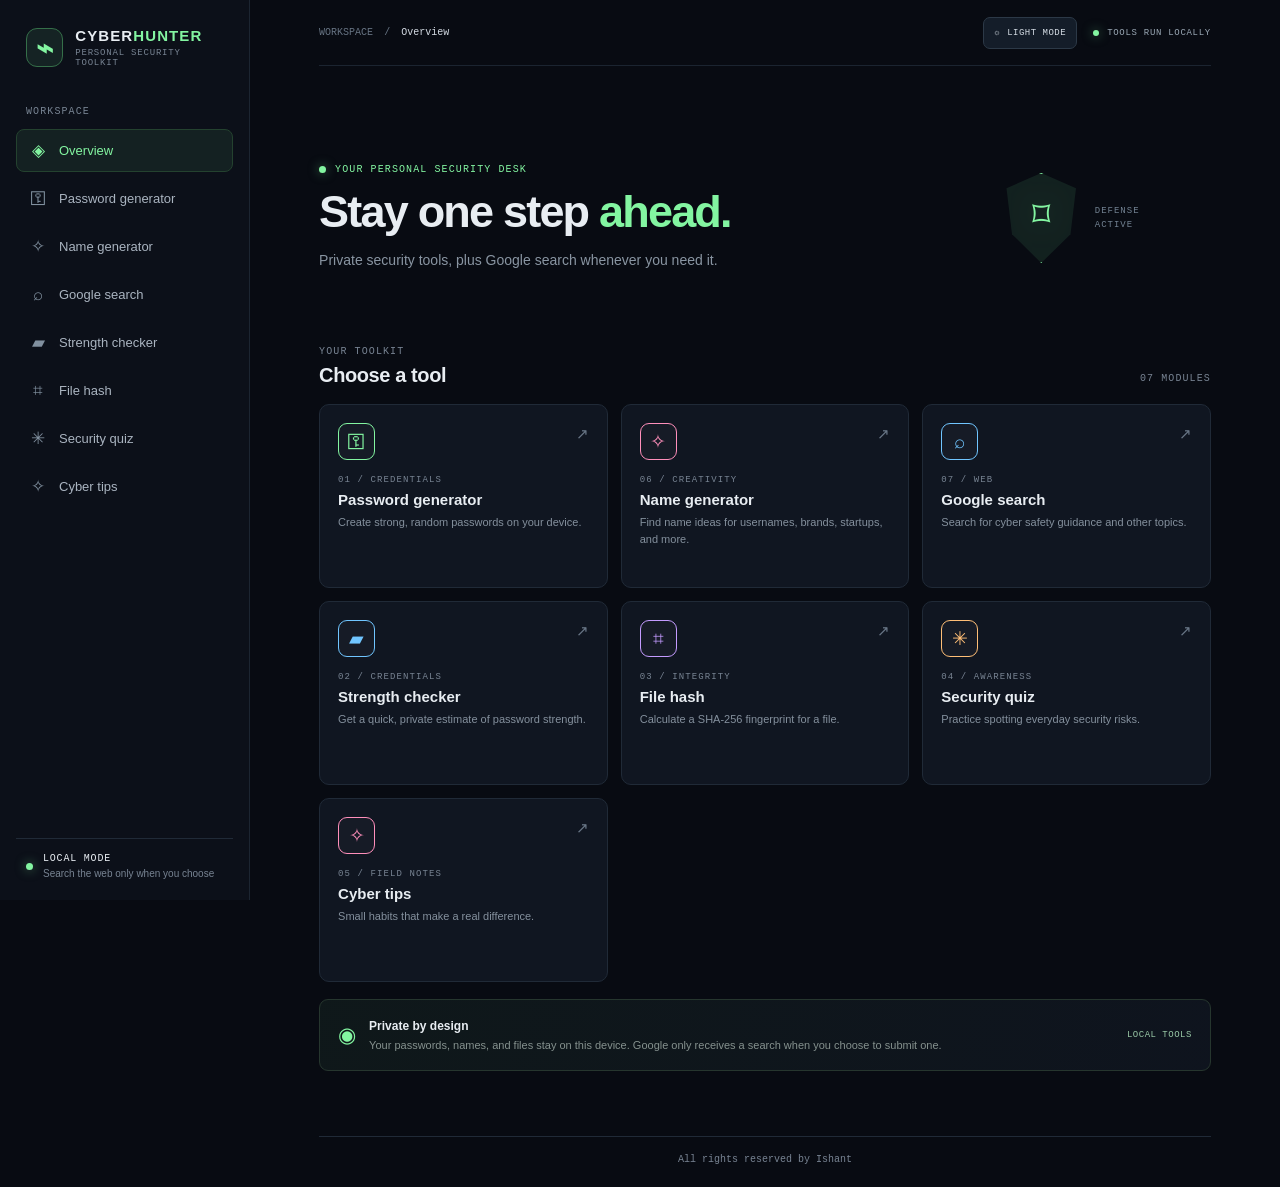
<file: index.html>
<!doctype html>
<html lang="en">
<head>
  <meta charset="UTF-8">
  <meta name="viewport" content="width=device-width, initial-scale=1">
  <meta name="theme-color" content="#080b12">
  <meta name="description" content="A local-first cybersecurity toolkit with password, name, and cyber awareness tools.">
  <title>Cyber Hunter — Desktop Security Toolkit</title>
  <link rel="stylesheet" href="style.css">
</head>
<body>
  <div class="app-shell">
    <aside class="sidebar">
      <a class="brand" href="#" aria-label="Cyber Hunter home"><span class="brand-mark" aria-hidden="true">⌁</span><span>CYBER<span class="brand-accent">HUNTER</span><small>PERSONAL SECURITY TOOLKIT</small></span></a>
      <p class="nav-label">WORKSPACE</p>
      <nav class="navigation" aria-label="Main navigation">
        <button class="nav-item active" type="button" data-panel="overview"><span aria-hidden="true">◈</span> Overview</button>
        <button class="nav-item" type="button" data-panel="password-generator"><span aria-hidden="true">⚿</span> Password generator</button>
        <button class="nav-item" type="button" data-panel="name-generator"><span aria-hidden="true">✧</span> Name generator</button>
        <button class="nav-item" type="button" data-panel="google-search"><span aria-hidden="true">⌕</span> Google search</button>
        <button class="nav-item" type="button" data-panel="strength-checker"><span aria-hidden="true">▰</span> Strength checker</button>
        <button class="nav-item" type="button" data-panel="file-hash"><span aria-hidden="true">⌗</span> File hash</button>
        <button class="nav-item" type="button" data-panel="security-quiz"><span aria-hidden="true">✳</span> Security quiz</button>
        <button class="nav-item" type="button" data-panel="cyber-tips"><span aria-hidden="true">✧</span> Cyber tips</button>
      </nav>
      <div class="sidebar-footer"><span class="status-dot"></span><div><strong>LOCAL MODE</strong><small>Search the web only when you choose</small></div></div>
    </aside>

    <main class="main-content">
      <header class="topbar"><div class="breadcrumb"><span>WORKSPACE</span><b>/</b><strong id="currentLocation">Overview</strong></div><div class="topbar-actions"><button id="themeToggle" class="theme-toggle" type="button" aria-label="Switch to light mode" aria-pressed="false"><span id="themeToggleIcon" aria-hidden="true">☼</span><span id="themeToggleLabel">LIGHT MODE</span></button><div class="topbar-status"><span class="status-dot"></span> TOOLS RUN LOCALLY</div></div></header>

      <section id="overview" class="view active" aria-labelledby="welcomeTitle">
        <div class="welcome-row"><div><p class="eyebrow"><span class="status-dot"></span> YOUR PERSONAL SECURITY DESK</p><h1 id="welcomeTitle">Stay one step <span>ahead.</span></h1><p class="intro">Private security tools, plus Google search whenever you need it.</p></div><div class="shield-art" aria-hidden="true"><div class="shield">⌑</div><span>DEFENSE<br>ACTIVE</span></div></div>
        <div class="section-heading"><div><p class="eyebrow">YOUR TOOLKIT</p><h2>Choose a tool</h2></div><span class="section-count">07 MODULES</span></div>
        <div class="tool-grid">
          <button class="tool-card card-green" type="button" data-open="password-generator"><span class="card-icon" aria-hidden="true">⚿</span><span class="card-arrow" aria-hidden="true">↗</span><span class="card-kicker">01 / CREDENTIALS</span><strong>Password generator</strong><span>Create strong, random passwords on your device.</span></button>
          <button class="tool-card card-pink" type="button" data-open="name-generator"><span class="card-icon" aria-hidden="true">✧</span><span class="card-arrow" aria-hidden="true">↗</span><span class="card-kicker">06 / CREATIVITY</span><strong>Name generator</strong><span>Find name ideas for usernames, brands, startups, and more.</span></button>
          <button class="tool-card card-blue" type="button" data-open="google-search"><span class="card-icon" aria-hidden="true">⌕</span><span class="card-arrow" aria-hidden="true">↗</span><span class="card-kicker">07 / WEB</span><strong>Google search</strong><span>Search for cyber safety guidance and other topics.</span></button>
          <button class="tool-card card-blue" type="button" data-open="strength-checker"><span class="card-icon" aria-hidden="true">▰</span><span class="card-arrow" aria-hidden="true">↗</span><span class="card-kicker">02 / CREDENTIALS</span><strong>Strength checker</strong><span>Get a quick, private estimate of password strength.</span></button>
          <button class="tool-card card-purple" type="button" data-open="file-hash"><span class="card-icon" aria-hidden="true">⌗</span><span class="card-arrow" aria-hidden="true">↗</span><span class="card-kicker">03 / INTEGRITY</span><strong>File hash</strong><span>Calculate a SHA-256 fingerprint for a file.</span></button>
          <button class="tool-card card-orange" type="button" data-open="security-quiz"><span class="card-icon" aria-hidden="true">✳</span><span class="card-arrow" aria-hidden="true">↗</span><span class="card-kicker">04 / AWARENESS</span><strong>Security quiz</strong><span>Practice spotting everyday security risks.</span></button>
          <button class="tool-card card-pink" type="button" data-open="cyber-tips"><span class="card-icon" aria-hidden="true">✧</span><span class="card-arrow" aria-hidden="true">↗</span><span class="card-kicker">05 / FIELD NOTES</span><strong>Cyber tips</strong><span>Small habits that make a real difference.</span></button>
        </div>
        <div class="privacy-banner"><span class="privacy-icon" aria-hidden="true">◉</span><div><strong>Private by design</strong><p>Your passwords, names, and files stay on this device. Google only receives a search when you choose to submit one.</p></div><span class="privacy-tag">LOCAL TOOLS</span></div>
      </section>

      <section id="password-generator" class="view" aria-labelledby="generatorTitle" hidden>
        <div class="view-heading"><p class="eyebrow">01 / CREDENTIALS</p><h1 id="generatorTitle">Password <span>generator</span></h1><p class="intro">Generate a unique password with your device's secure random number generator.</p></div>
        <div class="workspace-card">
          <label class="field-label" for="generatedPassword">GENERATED PASSWORD</label>
          <div class="output-row"><input id="generatedPassword" class="password-output" type="text" readonly autocomplete="off" spellcheck="false" aria-label="Generated password"><button id="copyPassword" class="secondary-button" type="button">COPY</button><button id="generatePassword" class="icon-action" type="button" aria-label="Generate new password">↻</button></div>
          <div class="length-row"><label class="field-label" for="passwordLength">LENGTH <strong id="lengthValue">20</strong></label><input id="passwordLength" type="range" min="8" max="64" value="20"></div>
          <div class="options-grid">
            <label class="check-option"><input id="includeUppercase" type="checkbox" checked><span class="custom-check"></span> Uppercase letters <small>A–Z</small></label>
            <label class="check-option"><input id="includeLowercase" type="checkbox" checked><span class="custom-check"></span> Lowercase letters <small>a–z</small></label>
            <label class="check-option"><input id="includeNumbers" type="checkbox" checked><span class="custom-check"></span> Numbers <small>0–9</small></label>
            <label class="check-option"><input id="includeSymbols" type="checkbox" checked><span class="custom-check"></span> Symbols <small>!@#$…</small></label>
          </div>
          <p id="generatorMessage" class="feedback" aria-live="polite"></p>
          <button id="generatePasswordMain" class="primary-button" type="button"><span aria-hidden="true">✳</span> GENERATE PASSWORD</button>
        </div>
        <p class="note"><span aria-hidden="true">ⓘ</span> Use a different password for every account. Store it in a trusted password manager.</p>
      </section>

      <section id="name-generator" class="view" aria-labelledby="nameGeneratorTitle" hidden>
        <div class="view-heading"><p class="eyebrow">06 / CREATIVITY</p><h1 id="nameGeneratorTitle">Name <span>generator</span></h1><p class="intro">Choose a category, add an optional keyword, and generate fresh name ideas.</p></div>
        <div class="workspace-card">
          <label class="field-label" for="nameCategory">NAME CATEGORY</label>
          <select id="nameCategory" class="name-input">
            <option value="username">Username</option>
            <option value="brand">Brand Name</option>
            <option value="startup">Startup Name</option>
            <option value="gaming">Gaming Name</option>
            <option value="youtube">YouTube Channel Name</option>
            <option value="domain">Domain Name</option>
          </select>
          <label class="field-label" for="nameKeyword">KEYWORD <span>OPTIONAL</span></label>
          <input id="nameKeyword" class="name-input" type="text" maxlength="22" autocomplete="off" placeholder="Enter your name or a keyword">
          <fieldset class="name-filter-set">
            <legend class="field-label">EXTRA FILTERS</legend>
            <div class="name-filter-grid">
              <label class="check-option"><input type="checkbox" value="short"><span class="custom-check"></span>Short names</label>
              <label class="check-option"><input type="checkbox" value="professional"><span class="custom-check"></span>Professional names</label>
              <label class="check-option"><input type="checkbox" value="modern"><span class="custom-check"></span>Modern names</label>
              <label class="check-option"><input type="checkbox" value="tech"><span class="custom-check"></span>Tech names</label>
              <label class="check-option"><input type="checkbox" value="anime"><span class="custom-check"></span>Anime names</label>
              <label class="check-option"><input type="checkbox" value="cyber"><span class="custom-check"></span>Cyber names</label>
              <label class="check-option"><input type="checkbox" value="one-word"><span class="custom-check"></span>One-word names</label>
            </div>
          </fieldset>
          <p id="nameGeneratorMessage" class="feedback" aria-live="polite">Choose a category and generate suggestions.</p>
          <button id="generateNames" class="primary-button" type="button"><span aria-hidden="true">✳</span> GENERATE NAMES</button>
        </div>
        <div id="nameResults" class="name-results" aria-label="Name suggestions" aria-live="polite"></div>
        <p class="note"><span aria-hidden="true">ⓘ</span> Suggestions are generated locally. Check availability before using a name for a username, brand, or domain.</p>
      </section>

      <section id="google-search" class="view" aria-labelledby="googleSearchTitle" hidden>
        <div class="view-heading"><p class="eyebrow">07 / WEB</p><h1 id="googleSearchTitle">Google <span>search</span></h1><p class="intro">Search the web for cyber safety information or any other topic.</p></div>
        <div class="workspace-card google-workspace">
          <form id="googleSearchForm" class="google-search-form" action="https://www.google.com/search" method="get">
            <label class="field-label" for="googleQuery">SEARCH THE WEB</label>
            <div class="google-search-row"><input id="googleQuery" class="name-input" type="search" name="q" autocomplete="off" placeholder="Search Google..." required><button class="primary-button" type="submit">SEARCH GOOGLE ↗</button></div>
          </form>
          <p class="field-label quick-search-label">POPULAR CYBER TOPICS</p>
          <div class="quick-searches">
            <button class="quick-search" type="button" data-query="cybercrime awareness and prevention">Cybercrime awareness</button>
            <button class="quick-search" type="button" data-query="how to recognize phishing emails">Phishing safety</button>
            <button class="quick-search" type="button" data-query="online fraud prevention tips">Online fraud prevention</button>
            <button class="quick-search" type="button" data-query="how to report cybercrime in India">Report cybercrime</button>
          </div>
          <form id="websiteSearchForm" class="website-search-form">
            <label class="field-label" for="websiteUrl">OPEN A WEBSITE INSIDE CYBER HUNTER</label>
            <div class="google-search-row">
              <input id="websiteUrl" class="name-input" type="text" autocomplete="url" placeholder="Enter a website address, for example example.com">
              <button class="primary-button" type="submit">OPEN WEBSITE ↗</button>
            </div>
          </form>
          <div id="googleLoading" class="google-loading hidden" aria-live="polite">LOADING GOOGLE RESULTS...</div>
          <iframe id="googleResults" class="google-results hidden" title="Google search results" loading="eager" referrerpolicy="no-referrer-when-downgrade"></iframe>
          <div id="googleFrameFallback" class="google-frame-fallback hidden">
            <strong>This website blocked embedded viewing.</strong>
            <p id="googleFrameMessage">Cyber Hunter cannot override a site's iframe or security-policy restrictions.</p>
            <button id="openCurrentTab" class="secondary-button" type="button">OPEN IN CURRENT TAB</button>
          </div>
        </div>
      </section>

      <section id="strength-checker" class="view" aria-labelledby="checkerTitle" hidden>
        <div class="view-heading"><p class="eyebrow">02 / CREDENTIALS</p><h1 id="checkerTitle">Strength <span>checker</span></h1><p class="intro">Check password characteristics without sending them anywhere.</p></div>
        <div class="workspace-card">
          <label class="field-label" for="passwordToCheck">YOUR PASSWORD</label>
          <div class="input-wrap"><input id="passwordToCheck" type="password" autocomplete="new-password" placeholder="Type a password to check"><button id="togglePasswordVisibility" class="visibility-button" type="button" aria-label="Show password">SHOW</button></div>
          <div class="strength-meter" aria-label="Password strength"><span id="strengthFill"></span></div>
          <div class="strength-result"><strong id="strengthLabel">Waiting for input</strong><span id="strengthBits"></span></div>
          <ul id="strengthFeedback" class="strength-feedback"><li>Enter a password to see suggestions.</li></ul>
        </div>
        <p class="note"><span aria-hidden="true">ⓘ</span> This is a local estimate, not a guarantee against every attack. Avoid testing a password you currently use.</p>
      </section>

      <section id="file-hash" class="view" aria-labelledby="hashTitle" hidden>
        <div class="view-heading"><p class="eyebrow">03 / INTEGRITY</p><h1 id="hashTitle">File <span>hash</span></h1><p class="intro">Calculate a SHA-256 checksum in your browser to help verify file integrity.</p></div>
        <div class="workspace-card">
          <label id="fileDrop" class="drop-zone" for="fileInput"><span class="upload-icon" aria-hidden="true">↑</span><strong>Choose a file to hash</strong><span>Click to browse your device</span><input id="fileInput" type="file"></label>
          <p id="fileStatus" class="file-status" aria-live="polite">Files are read locally and are not uploaded.</p>
          <div id="hashResult" class="hash-result hidden"><div class="hash-result-heading"><span>SHA-256</span><button id="copyHash" class="secondary-button" type="button">COPY HASH</button></div><code id="hashValue"></code></div>
          <p id="hashError" class="feedback error" aria-live="polite"></p>
        </div>
        <p class="note"><span aria-hidden="true">ⓘ</span> A matching hash helps detect changes, but does not prove a file is safe or trustworthy.</p>
      </section>

      <section id="security-quiz" class="view" aria-labelledby="quizTitle" hidden>
        <div class="view-heading"><p class="eyebrow">04 / AWARENESS</p><h1 id="quizTitle">Security <span>quiz</span></h1><p class="intro">Five quick scenarios. See how your everyday security instincts stack up.</p></div>
        <div class="workspace-card quiz-card">
          <div class="quiz-progress"><span id="quizStep">QUESTION 01 / 05</span><div class="progress-track"><span id="quizProgress"></span></div></div>
          <h2 id="quizQuestion"></h2><div id="quizOptions" class="quiz-options"></div><p id="quizFeedback" class="quiz-feedback" aria-live="polite"></p>
          <button id="quizNext" class="primary-button" type="button" disabled>CHECK ANSWER</button>
          <div id="quizComplete" class="quiz-complete hidden"><strong id="quizScore"></strong><p id="quizSummary"></p><button id="quizRestart" class="secondary-button" type="button">PLAY AGAIN</button></div>
        </div>
      </section>

      <section id="cyber-tips" class="view" aria-labelledby="tipsTitle" hidden>
        <div class="view-heading"><p class="eyebrow">05 / FIELD NOTES</p><h1 id="tipsTitle">Cyber <span>tips</span></h1><p class="intro">Practical reminders for safer digital habits.</p></div>
        <div class="tip-feature"><div class="tip-orbit" aria-hidden="true">✧</div><p class="eyebrow">TODAY'S FIELD NOTE</p><h2 id="tipTitle"></h2><p id="tipDescription"></p><div class="tip-controls"><span id="tipCount"></span><button id="nextTip" class="secondary-button" type="button">NEXT TIP <span aria-hidden="true">→</span></button></div></div>
        <div class="tip-reminder"><span aria-hidden="true">◈</span><p><strong>Remember:</strong> Security is a habit, not a one-time setting.</p></div>
      </section>
      <footer class="site-footer">All rights reserved by Ishant</footer>
    </main>
  </div>
  <script src="script.js"></script>
</body>
</html>
</file>
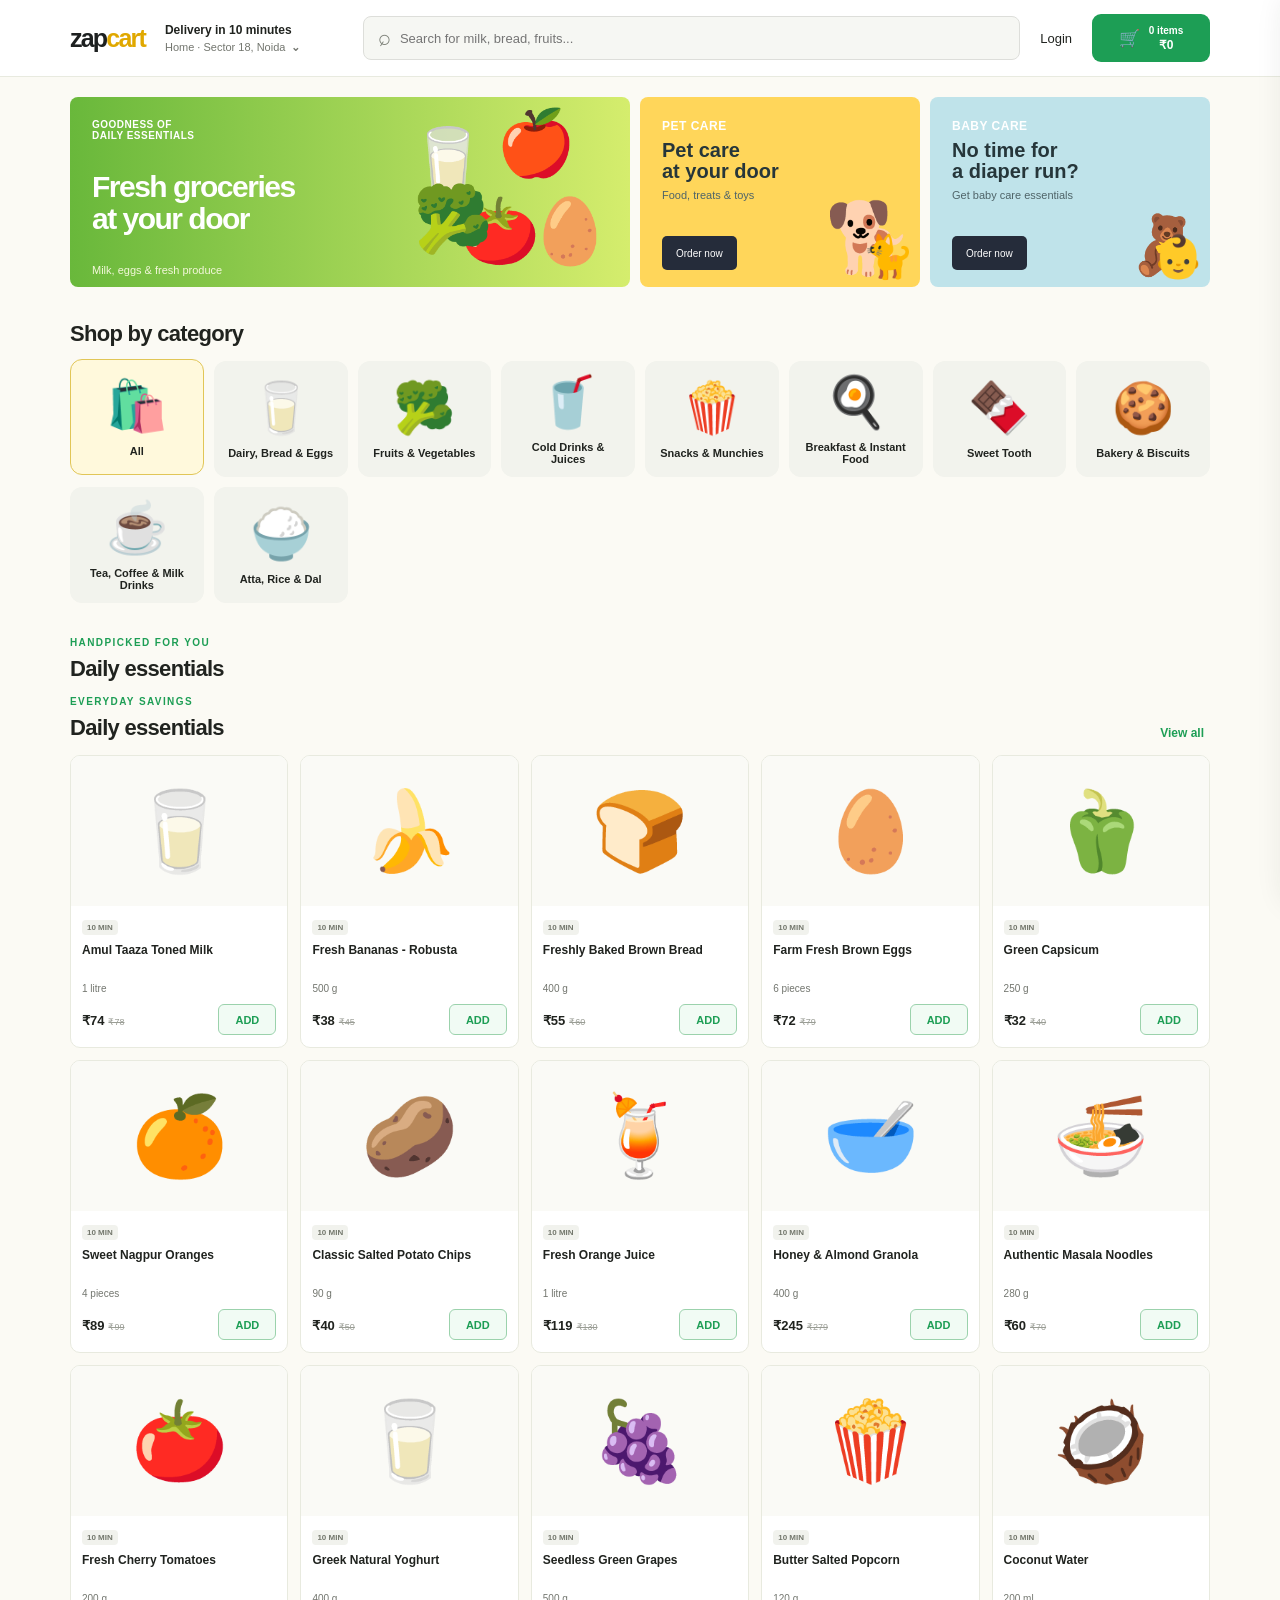
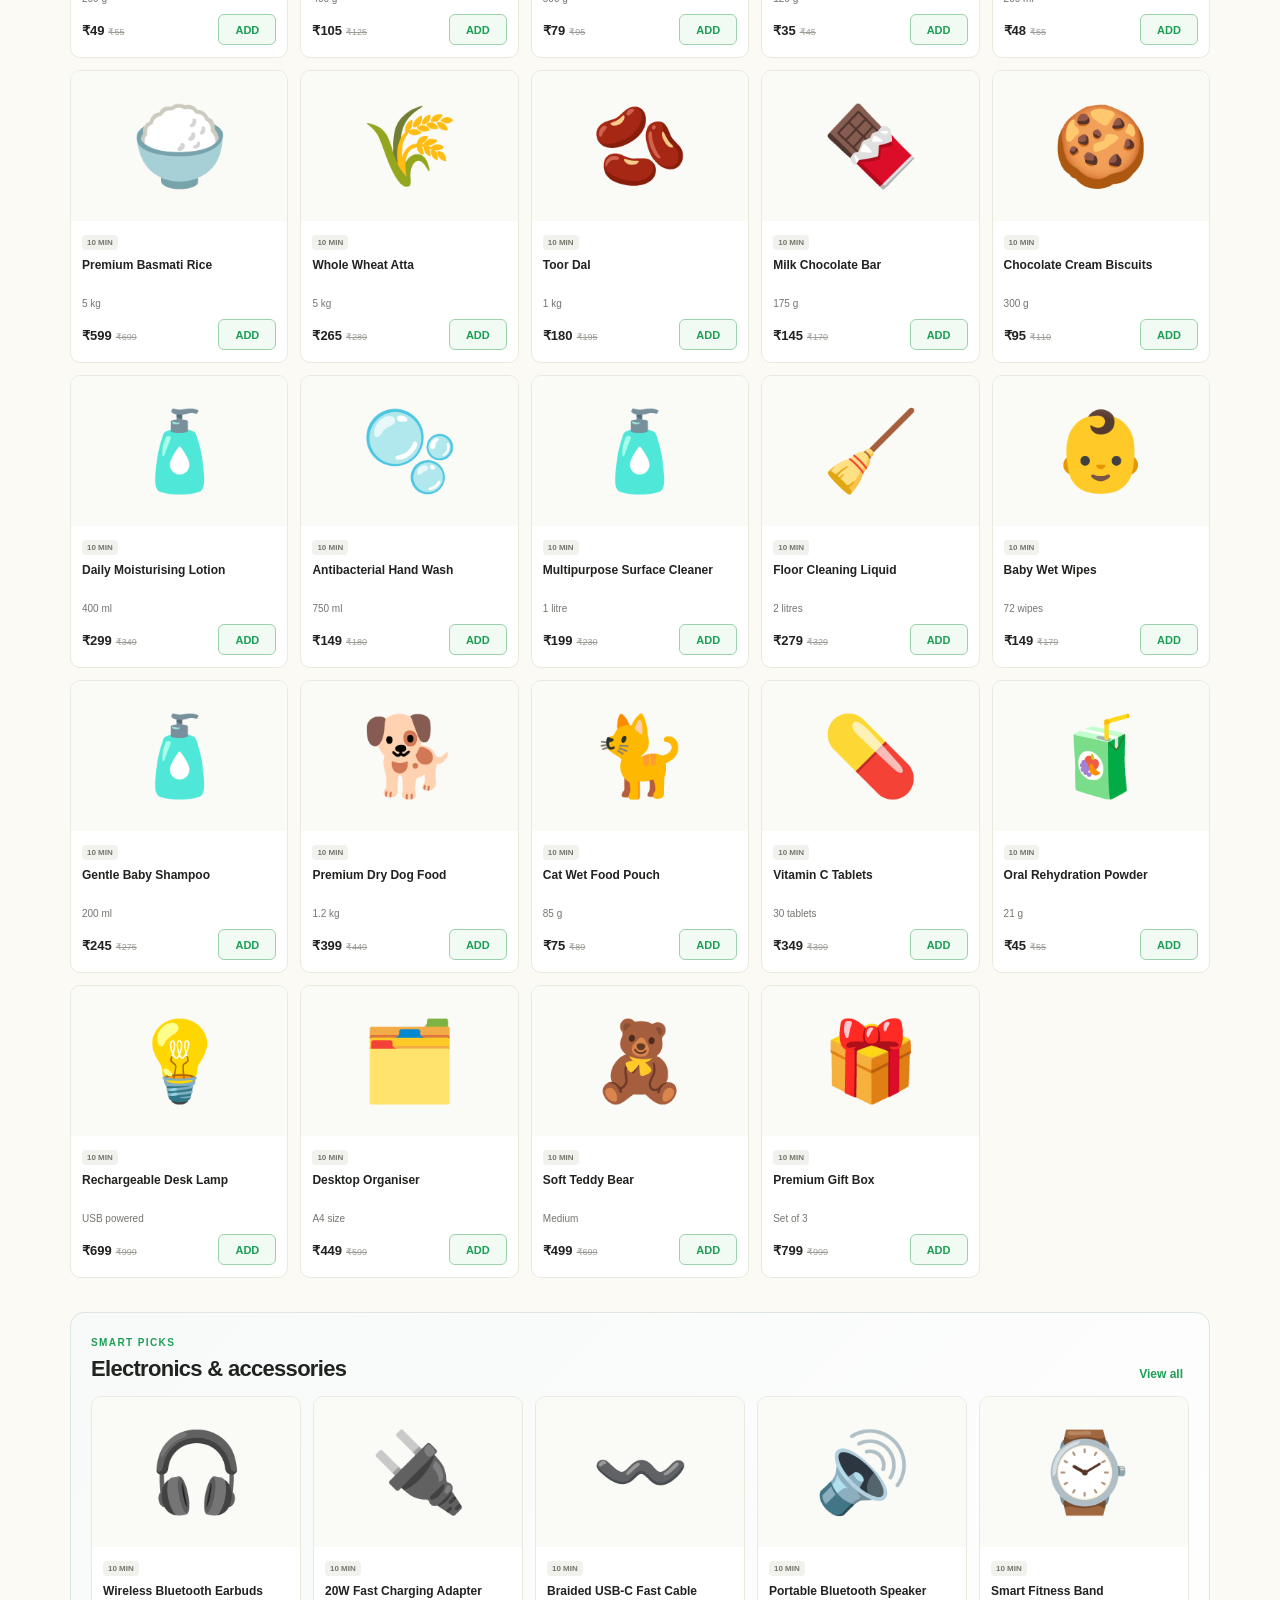
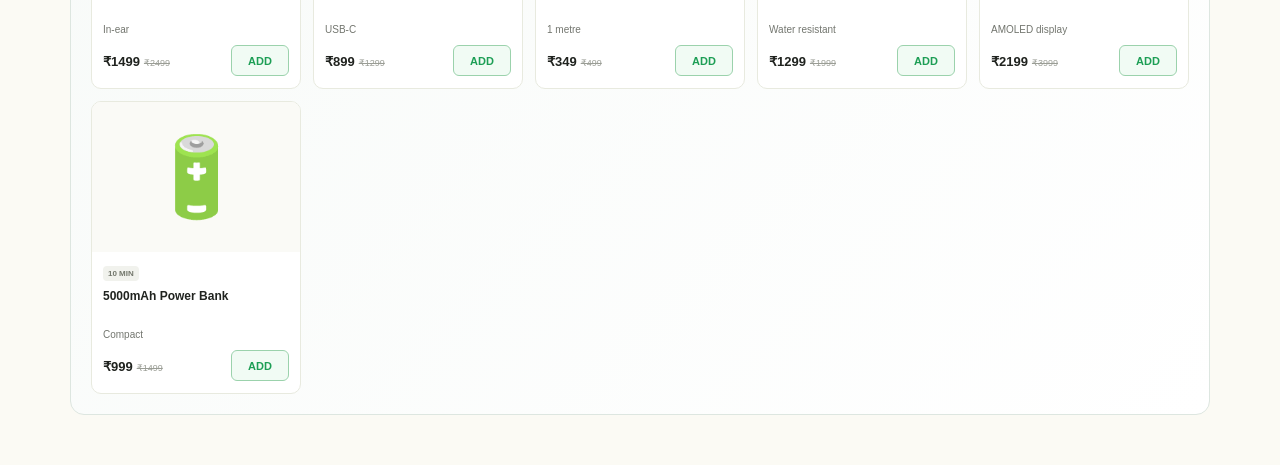
<file: DEMO/index.html>
<!doctype html>
<html lang="en">
<head>
  <meta charset="UTF-8">
  <meta name="viewport" content="width=device-width, initial-scale=1">
  <meta name="theme-color" content="#f7cb45">
  <title>ZapCart - Groceries in minutes</title>
  <link rel="stylesheet" href="style.css">
</head>
<body>
  <header class="topbar">
    <div class="topbar-inner">
      <a class="brand" href="#" aria-label="ZapCart home">zap<span>cart</span></a>
      <button class="location" type="button" aria-label="Change delivery location">
        <strong>Delivery in 10 minutes</strong>
        <span>Home · Sector 18, Noida <b>⌄</b></span>
      </button>
      <label class="search">
        <span aria-hidden="true">⌕</span>
        <input id="searchInput" type="search" placeholder="Search for milk, bread, fruits..." autocomplete="off">
      </label>
      <button id="loginButton" class="login-button" type="button">Login</button>
      <button id="notificationButton" class="utility-button" type="button" aria-label="Notifications">🔔<span id="notificationDot"></span></button>
      <button id="profileButton" class="utility-button" type="button" aria-label="Profile">👤</button>
      <button id="cartButton" class="cart-button" type="button" aria-label="Open cart">
        <span class="cart-icon" aria-hidden="true">🛒</span>
        <span><strong id="cartCount">0 items</strong><b id="cartTotal">₹0</b></span>
      </button>
    </div>
  </header>

  <main>
    <section class="promo-grid" aria-label="Featured offers">
      <article class="promo-card promo-main">
        <div class="promo-copy"><p>GOODNESS OF<br>DAILY ESSENTIALS</p><h1>Fresh groceries<br>at your door</h1><span>Milk, eggs & fresh produce</span></div>
        <div class="promo-grocery" aria-hidden="true">🥛<b>🥚</b><i>🍅</i><em>🥦</em><strong>🍎</strong></div>
      </article>
      <article class="promo-card promo-pet">
        <div class="promo-copy"><p>PET CARE</p><h2>Pet care<br>at your door</h2><span>Food, treats & toys</span><button type="button" data-category="Pet Care">Order now</button></div>
        <div class="promo-pet-art" aria-hidden="true">🐕<b>🐈</b></div>
      </article>
      <article class="promo-card promo-baby">
        <div class="promo-copy"><p>BABY CARE</p><h2>No time for<br>a diaper run?</h2><span>Get baby care essentials</span><button type="button" data-category="Baby Care">Order now</button></div>
        <div class="promo-baby-art" aria-hidden="true">🧸<b>👶</b></div>
      </article>
    </section>

    <section class="category-section" aria-labelledby="categoryTitle">
      <div class="section-heading">
        <h2 id="categoryTitle">Shop by category</h2>
      </div>
      <div id="categoryList" class="category-list"></div>
    </section>

    <section class="products-section" aria-labelledby="productsTitle">
      <div class="section-heading">
        <div>
          <p class="eyebrow">HANDPICKED FOR YOU</p>
          <h2 id="productsTitle">Daily essentials</h2>
        </div>
        <button id="clearFilter" class="view-all" type="button" hidden>View all</button>
      </div>
      <div id="productGrid" class="product-grid"></div>
      <div id="emptyState" class="empty-state" hidden>
        <span>🛒</span>
        <h3>No products found</h3>
        <p>Try another search or category.</p>
      </div>
    </section>
  </main>

  <aside id="cartDrawer" class="cart-drawer" aria-hidden="true">
    <div class="drawer-head">
      <div><p>YOUR CART</p><h2>Order summary</h2></div>
      <button id="closeCart" class="close-button" type="button" aria-label="Close cart">×</button>
    </div>
    <div id="cartItems" class="cart-items"></div>
    <div class="cart-footer">
      <div id="orderLimitMessage" class="order-limit-message"></div>
      <div class="bill-row"><span>Item total</span><strong id="drawerSubtotal">₹0</strong></div>
      <div class="bill-row"><span>Delivery fee</span><strong id="deliveryFee">₹25</strong></div>
      <div class="bill-row bill-total"><span>To pay</span><strong id="drawerTotal">₹25</strong></div>
      <button id="checkoutButton" class="checkout-button" type="button" disabled>Proceed to checkout</button>
    </div>
  </aside>
  <div id="drawerOverlay" class="drawer-overlay"></div>

  <div id="loginModal" class="login-modal" aria-hidden="true" role="dialog" aria-modal="true" aria-labelledby="loginTitle">
    <div class="login-modal-card">
      <button id="closeLogin" class="close-button" type="button" aria-label="Close login">×</button>
      <div class="login-mark" aria-hidden="true">z</div>
      <p class="eyebrow">WELCOME TO ZAPCART</p>
      <h2 id="loginTitle">Login or sign up</h2>
      <p id="loginDescription" class="login-description">Enter your mobile number to continue.</p>
      <form id="phoneForm" class="login-form">
        <label for="phoneInput">Mobile number</label>
        <div class="phone-field"><span>+91</span><input id="phoneInput" type="tel" inputmode="numeric" maxlength="10" placeholder="98765 43210" autocomplete="tel-national"></div>
        <p id="loginError" class="login-error" aria-live="polite"></p>
        <button class="checkout-button" type="submit">Continue</button>
      </form>
      <form id="otpForm" class="login-form" hidden>
        <label for="otpInput">Enter 4-digit OTP</label>
        <input id="otpInput" class="otp-field" type="text" inputmode="numeric" maxlength="4" placeholder="• • • •" autocomplete="one-time-code">
        <p id="otpError" class="login-error" aria-live="polite"></p>
        <button class="checkout-button" type="submit">Verify & login</button>
        <button id="changeNumber" class="text-button" type="button">Change mobile number</button>
      </form>
    </div>

    <div id="checkoutModal" class="app-modal" aria-hidden="true" role="dialog" aria-modal="true" aria-labelledby="checkoutTitle">
      <div class="app-modal-card checkout-modal-card">
        <div class="modal-head"><div><p>SECURE CHECKOUT</p><h2 id="checkoutTitle">Place your order</h2></div><button id="closeCheckout" class="close-button" type="button" aria-label="Close checkout">×</button></div>
        <div class="checkout-grid">
          <div>
            <section class="checkout-section"><h3>Delivery address</h3><div class="address-selected"><span>⌂</span><div><strong>Home</strong><p>Sector 18, Noida, Uttar Pradesh 201301</p></div><button id="changeAddress" type="button">Change</button></div></section>
            <section class="checkout-section"><h3>Apply coupon</h3><div class="coupon-row"><input id="couponInput" type="text" placeholder="Try ZAP100"><button id="applyCoupon" type="button">Apply</button></div><p id="couponMessage" class="form-message"></p></section>
            <section class="checkout-section"><h3>Payment method</h3><div class="payment-options"><label><input type="radio" name="payment" value="UPI" checked><span>📱 UPI</span></label><label><input type="radio" name="payment" value="Card"><span>💳 Card</span></label><label><input type="radio" name="payment" value="COD"><span>💵 Cash on delivery</span></label></div></section>
          </div>
          <aside class="checkout-summary"><h3>Payment summary</h3><div class="bill-row"><span>Item total</span><strong id="checkoutSubtotal">₹0</strong></div><div class="bill-row"><span>Delivery fee</span><strong id="checkoutDelivery">₹25</strong></div><div class="bill-row" id="discountRow" hidden><span>Coupon discount</span><strong id="checkoutDiscount">−₹0</strong></div><div class="bill-row bill-total"><span>To pay</span><strong id="checkoutTotal">₹0</strong></div><button id="placeOrder" class="checkout-button" type="button">Place order</button></aside>
        </div>
      </div>
    </div>

    <div id="productModal" class="app-modal" aria-hidden="true" role="dialog" aria-modal="true" aria-labelledby="productDetailName">
      <div class="app-modal-card product-modal-card"><button id="closeProduct" class="close-button modal-close" type="button" aria-label="Close product">×</button><div id="productDetail"></div></div>
    </div>

    <aside id="accountDrawer" class="account-drawer" aria-hidden="true">
      <div class="drawer-head"><div><p id="accountKicker">YOUR ACCOUNT</p><h2 id="accountTitle">Profile</h2></div><button id="closeAccount" class="close-button" type="button" aria-label="Close account panel">×</button></div>
      <div id="accountContent" class="account-content"></div>
    </aside>
    <div id="accountOverlay" class="drawer-overlay"></div>
  </div>

  <div id="toast" class="toast" role="status" aria-live="polite"></div>
  <nav class="mobile-nav" aria-label="Mobile navigation">
    <button id="mobileHome" class="active" type="button"><span>⌂</span>Home</button>
    <button id="mobileCart" type="button"><span>🛒</span>Cart</button>
    <button id="mobileOrders" type="button"><span>↻</span>Orders</button>
    <button id="mobileProfile" type="button"><span>👤</span>Profile</button>
    <button id="mobileNotifications" type="button"><span>🔔</span>Alerts</button>
  </nav>
  <script src="script.js"></script>
</body>
</html>
</file>
<file: style.css>
:root {
  color-scheme: dark; --bg: #080b12; --sidebar: #0c1019; --panel: #101621; --line: #202a37;
  --muted: #788493; --text: #e8edf2; --green: #83f5a1; --mono: "DM Mono", Consolas, monospace;
  font-family: "DM Sans", "Segoe UI", sans-serif;
}
* { box-sizing: border-box; }
body { margin: 0; min-width: 320px; min-height: 100vh; background: var(--bg); color: var(--text); }
button, input { font: inherit; }
button { color: inherit; }
button:focus-visible, input:focus-visible, a:focus-visible, label:focus-within { outline: 2px solid var(--green); outline-offset: 3px; }
.app-shell { display: flex; min-height: 100vh; }
.sidebar { position: fixed; inset: 0 auto 0 0; z-index: 2; display: flex; width: 250px; flex-direction: column; padding: 27px 16px 18px; border-right: 1px solid #1c2531; background: var(--sidebar); }
.brand { display: flex; align-items: center; gap: 12px; padding: 0 10px 38px; color: var(--text); font-size: 15px; font-weight: 800; letter-spacing: 1.1px; text-decoration: none; }
.brand-mark { display: grid; width: 39px; height: 39px; place-items: center; border: 1px solid #356f49; border-radius: 11px; background: rgba(131,245,161,.08); color: var(--green); font-size: 29px; }
.brand-accent { color: var(--green); }
.brand small { display: block; margin-top: 4px; color: #788493; font: 9px var(--mono); letter-spacing: .8px; }
.nav-label, .eyebrow, .field-label, .card-kicker, .section-count { color: var(--muted); font: 10px var(--mono); letter-spacing: 1.1px; }
.nav-label { margin: 0 10px 12px; }
.navigation { display: grid; gap: 5px; }
.nav-item { display: flex; align-items: center; gap: 12px; min-height: 43px; padding: 0 12px; border: 1px solid transparent; border-radius: 8px; background: transparent; color: #aab4c0; cursor: pointer; font-size: 13px; text-align: left; transition: .18s ease; }
.nav-item span { width: 18px; color: #81909f; font-size: 17px; text-align: center; }
.nav-item:hover { background: #121b26; color: var(--text); }
.nav-item.active { border-color: #24422f; background: rgba(131,245,161,.07); color: var(--green); }
.nav-item.active span { color: var(--green); }
.sidebar-footer { display: flex; align-items: center; gap: 10px; margin-top: auto; padding: 14px 10px 3px; border-top: 1px solid var(--line); }
.status-dot { display: inline-block; flex: 0 0 auto; width: 7px; height: 7px; border-radius: 50%; background: var(--green); box-shadow: 0 0 11px rgba(131,245,161,.5); }
.sidebar-footer strong { display: block; font: 10px var(--mono); letter-spacing: .8px; }
.sidebar-footer small { display: block; margin-top: 4px; color: var(--muted); font-size: 10px; }
.main-content { width: calc(100% - 250px); max-width: 1440px; min-height: 100vh; margin-left: 250px; padding: 0 5.4%; }
.topbar { display: flex; height: 66px; align-items: center; justify-content: space-between; border-bottom: 1px solid #1b2430; }
.topbar-actions { display: flex; align-items: center; gap: 16px; }
.theme-toggle { display: flex; min-height: 32px; align-items: center; gap: 7px; padding: 0 10px; border: 1px solid #2c3947; border-radius: 7px; background: #141d29; color: #d5dde5; cursor: pointer; font: 9px var(--mono); letter-spacing: .5px; transition: .18s ease; }
.theme-toggle:hover { border-color: var(--green); color: var(--green); }
.breadcrumb { display: flex; align-items: center; gap: 11px; font: 10px var(--mono); }
.breadcrumb span, .breadcrumb b { color: #677483; font-weight: 400; }
.breadcrumb strong { color: #d3dae2; font-weight: 500; }
.topbar-status { display: flex; align-items: center; gap: 8px; color: #9aa8b5; font: 9px var(--mono); letter-spacing: .7px; }
.topbar-status .status-dot { width: 6px; height: 6px; }
.view { display: none; max-width: 1040px; margin: 0 auto; padding: 47px 0 65px; animation: appear .22s ease-out; }
.hidden { display: none !important; }
.view.active { display: block; }
.view[hidden] { display: none !important; }
.site-footer { max-width: 1040px; margin: 0 auto; padding: 17px 0 22px; border-top: 1px solid var(--line); color: var(--muted); font: 10px var(--mono); text-align: center; }
@keyframes appear { from { opacity: 0; transform: translateY(4px); } to { opacity: 1; transform: translateY(0); } }
.welcome-row { display: flex; min-height: 210px; align-items: center; justify-content: space-between; }
.eyebrow { margin: 0 0 12px; }
.welcome-row .eyebrow { display: flex; align-items: center; gap: 9px; color: var(--green); }
h1 { margin: 0; font-size: clamp(32px, 4vw, 45px); font-weight: 600; letter-spacing: -1.8px; line-height: 1.12; }
h1 span { color: var(--green); }
.intro { max-width: 580px; margin: 12px 0 0; color: #8995a2; font-size: 14px; line-height: 1.65; }
.shield-art { display: flex; align-items: center; gap: 14px; margin-right: 8%; color: #738393; font: 9px/1.6 var(--mono); letter-spacing: 1px; }
.shield { display: grid; width: 79px; height: 90px; place-items: center; clip-path: polygon(50% 0,94% 17%,87% 68%,50% 100%,13% 68%,6% 17%); border: 1px solid var(--green); background: rgba(131,245,161,.08); color: var(--green); font-size: 36px; filter: drop-shadow(0 0 14px rgba(131,245,161,.2)); }
.section-heading { display: flex; align-items: end; justify-content: space-between; margin: 23px 0 17px; }
.section-heading .eyebrow { margin-bottom: 7px; }
h2 { margin: 0; font-size: 20px; font-weight: 600; letter-spacing: -.4px; }
.section-count { padding-bottom: 3px; }
.tool-grid { display: grid; grid-template-columns: repeat(3,minmax(0,1fr)); gap: 13px; }
.tool-card { position: relative; display: flex; min-height: 184px; flex-direction: column; align-items: flex-start; padding: 18px; overflow: hidden; border: 1px solid var(--line); border-radius: 10px; background: var(--panel); cursor: pointer; text-align: left; transition: border-color .2s,transform .2s,background .2s; }
.tool-card:hover { transform: translateY(-2px); border-color: #3b4a58; background: #131c28; }
.card-icon { display: grid; width: 37px; height: 37px; place-items: center; margin-bottom: 15px; border: 1px solid currentColor; border-radius: 9px; background: rgba(255,255,255,.025); font-size: 19px; }
.card-arrow { position: absolute; top: 20px; right: 18px; color: #687686; font-size: 15px; }
.card-kicker { margin-bottom: 6px; font-size: 9px; }
.tool-card strong { font-size: 15px; font-weight: 600; }
.tool-card > span:last-child { margin-top: 6px; color: #84909d; font-size: 11px; line-height: 1.5; }
.card-green .card-icon { color: var(--green); }.card-blue .card-icon { color: #70c5ff; }.card-purple .card-icon { color: #c49bff; }.card-orange .card-icon { color: #ffbe76; }.card-pink .card-icon { color: #ff8fbb; }
.privacy-banner { display: flex; align-items: center; gap: 13px; margin-top: 17px; padding: 16px 18px; border: 1px solid #26362e; border-radius: 9px; background: linear-gradient(105deg,rgba(131,245,161,.055),rgba(16,22,33,.8)); }
.privacy-icon { color: var(--green); font-size: 21px; }
.privacy-banner strong { font-size: 12px; font-weight: 600; }
.privacy-banner p { margin: 3px 0 0; color: #85918e; font-size: 11px; line-height: 1.5; }
.privacy-tag { margin-left: auto; color: #9ac9a7; font: 9px var(--mono); letter-spacing: .5px; white-space: nowrap; }
.view-heading { margin: 5px 0 27px; }
.view-heading .eyebrow { color: var(--green); }
.workspace-card { max-width: 720px; padding: 25px; border: 1px solid var(--line); border-radius: 10px; background: var(--panel); }
.field-label { display: flex; align-items: center; justify-content: space-between; margin-bottom: 10px; }
.field-label strong { color: var(--green); font-size: 13px; font-weight: 500; }
.output-row { display: flex; gap: 8px; }
.password-output, .input-wrap input { width: 100%; min-width: 0; height: 48px; padding: 0 13px; border: 1px solid #2a3542; border-radius: 7px; outline: none; background: #0a1018; color: var(--green); font: 14px var(--mono); }
.password-output { font-size: 16px; }
.name-input { width: 100%; height: 44px; margin-bottom: 20px; padding: 0 13px; border: 1px solid #2a3542; border-radius: 7px; background: #0a1018; color: var(--text); font-size: 13px; }
.name-input::placeholder { color: #647180; }
.google-search-row { display: flex; align-items: stretch; gap: 8px; }
.google-search-row .name-input { min-width: 0; flex: 1; margin: 0; }
.google-search-row .primary-button { width: auto; min-width: 145px; margin: 0; padding: 0 16px; }
.google-workspace { max-width: none; }
.google-loading { margin-top: 18px; color: var(--green); font: 10px var(--mono); letter-spacing: .8px; }
.google-results { width: 100%; height: min(620px, calc(100vh - 330px)); min-height: 420px; margin-top: 18px; border: 1px solid var(--line); border-radius: 8px; background: #fff; }
.website-search-form { margin-top: 22px; padding-top: 18px; border-top: 1px solid var(--line); }
.google-frame-fallback { margin-top: 12px; padding: 12px; border: 1px solid #6d5d32; border-radius: 7px; background: rgba(200, 160, 70, .08); color: #d9b96c; }
.google-frame-fallback p { margin: 6px 0 10px; font-size: 11px; }
.quick-search-label { margin-top: 25px; }
.quick-searches { display: flex; flex-wrap: wrap; gap: 8px; }
.quick-search { min-height: 35px; padding: 0 11px; border: 1px solid #2c3947; border-radius: 18px; background: #141d29; color: #cbd5df; cursor: pointer; font-size: 11px; transition: .16s ease; }
.quick-search:hover { border-color: var(--green); color: var(--green); }
.field-label > span { color: #718090; font-size: 9px; }
.name-filter-set { margin: 0; padding: 0; border: 0; }
.name-filter-set legend { width: 100%; padding: 0; }
.name-filter-grid { display: grid; grid-template-columns: repeat(2,minmax(0,1fr)); gap: 12px 16px; }
.name-results { display: grid; max-width: 720px; grid-template-columns: repeat(2,minmax(0,1fr)); gap: 9px; margin-top: 14px; }
.name-suggestion { display: flex; min-width: 0; align-items: center; gap: 10px; padding: 11px 12px; border: 1px solid var(--line); border-radius: 8px; background: var(--panel); animation: suggestion-appear .2s ease-out both; }
@keyframes suggestion-appear { from { opacity: 0; transform: translateY(4px); } to { opacity: 1; transform: translateY(0); } }
.suggestion-number { color: #758391; font: 10px var(--mono); }
.name-suggestion strong { min-width: 0; flex: 1; color: var(--text); font: 12px var(--mono); overflow-wrap: anywhere; }
.name-suggestion .secondary-button { min-height: 34px; padding: 0 9px; }
.secondary-button, .icon-action, .visibility-button { min-height: 40px; padding: 0 14px; border: 1px solid #2c3947; border-radius: 7px; background: #141d29; color: #d5dde5; cursor: pointer; font: 10px var(--mono); letter-spacing: .5px; transition: .16s ease; }
.secondary-button:hover, .icon-action:hover, .visibility-button:hover { border-color: var(--green); color: var(--green); }
.icon-action { width: 48px; padding: 0; color: var(--green); font-size: 20px; }
.length-row { margin: 25px 0 17px; }
.length-row .field-label { margin-bottom: 12px; }
input[type="range"] { width: 100%; height: 4px; accent-color: var(--green); cursor: pointer; }
.options-grid { display: grid; grid-template-columns: repeat(2,1fr); gap: 11px; margin-top: 19px; }
.check-option { display: flex; align-items: center; gap: 9px; color: #d0d7df; font-size: 12px; cursor: pointer; }
.check-option input { position: absolute; width: 1px; height: 1px; opacity: 0; }
.custom-check { display: grid; width: 16px; height: 16px; place-items: center; border: 1px solid #455363; border-radius: 4px; }
.check-option input:checked + .custom-check { border-color: var(--green); background: var(--green); }
.check-option input:checked + .custom-check::after { content: "✓"; color: #0b1510; font-size: 11px; font-weight: 800; }
.check-option input:focus-visible + .custom-check { outline: 2px solid var(--green); outline-offset: 3px; }
.check-option small { margin-left: auto; color: #748190; font: 10px var(--mono); }
.primary-button { width: 100%; min-height: 47px; margin-top: 20px; border: 1px solid #69c982; border-radius: 7px; background: var(--green); color: #0a1710; cursor: pointer; font: 11px var(--mono); font-weight: 500; letter-spacing: .6px; transition: .18s ease; }
.primary-button:hover:not(:disabled) { background: #a1ffb7; box-shadow: 0 0 22px rgba(131,245,161,.12); }
.primary-button:disabled { border-color: #303b48; background: #202a35; color: #7d8995; cursor: not-allowed; }
.feedback { min-height: 17px; margin: 10px 0 0; color: #9aa7b4; font-size: 11px; }
.feedback.error { color: #ff8f8f; }
.note { display: flex; align-items: flex-start; gap: 8px; max-width: 720px; margin: 15px 0; color: #8693a0; font-size: 11px; line-height: 1.55; }
.note span { color: var(--green); }
.input-wrap { position: relative; }
.input-wrap input { padding-right: 68px; color: var(--text); font: 13px "DM Sans",sans-serif; }
.visibility-button { position: absolute; top: 5px; right: 5px; min-height: 37px; padding: 0 11px; font-size: 9px; }
.strength-meter { height: 5px; margin-top: 19px; overflow: hidden; border-radius: 5px; background: #25303b; }
.strength-meter span { display: block; width: 0; height: 100%; border-radius: inherit; background: #ff7070; transition: width .25s,background .25s; }
.strength-result { display: flex; justify-content: space-between; margin-top: 9px; font-size: 12px; }
.strength-result strong { font-weight: 600; }.strength-result span { color: #84909d; font: 10px var(--mono); }
.strength-feedback { display: grid; gap: 8px; margin: 18px 0 0; padding: 0; list-style: none; }
.strength-feedback li { color: #9aa6b2; font-size: 12px; }
.strength-feedback li::before { content: "›"; margin-right: 9px; color: var(--green); }
.drop-zone { display: flex; min-height: 190px; flex-direction: column; align-items: center; justify-content: center; gap: 9px; border: 1px dashed #3b4958; border-radius: 8px; background: #0c131d; cursor: pointer; transition: .18s ease; }
.drop-zone:hover, .drop-zone.dragging { border-color: var(--green); background: rgba(131,245,161,.035); }
.drop-zone input { position: absolute; width: 1px; height: 1px; overflow: hidden; clip: rect(0,0,0,0); }
.upload-icon { display: grid; width: 39px; height: 39px; place-items: center; border: 1px solid #354b3c; border-radius: 50%; color: var(--green); font-size: 20px; }
.drop-zone strong { font-size: 13px; font-weight: 600; }.drop-zone > span:last-of-type { color: #83909c; font-size: 11px; }
.file-status { margin: 12px 0 0; color: #83909c; font-size: 11px; overflow-wrap: anywhere; }
.hash-result { margin-top: 20px; padding: 15px; border: 1px solid #26333f; border-radius: 7px; background: #0a1018; }
.hash-result-heading { display: flex; align-items: center; justify-content: space-between; margin-bottom: 11px; color: var(--green); font: 10px var(--mono); }
.hash-result code { display: block; color: #c3ced8; font: 11px/1.7 var(--mono); overflow-wrap: anywhere; user-select: text; }
.quiz-card { max-width: 720px; }
.quiz-progress { display: flex; align-items: center; justify-content: space-between; gap: 20px; color: var(--green); font: 10px var(--mono); }
.progress-track { width: 45%; height: 4px; overflow: hidden; border-radius: 4px; background: #28323d; }.progress-track span { display: block; width: 20%; height: 100%; background: var(--green); transition: width .25s; }
.quiz-card h2 { margin: 27px 0 19px; font-size: 18px; line-height: 1.5; }
.quiz-options { display: grid; gap: 9px; }
.quiz-option { width: 100%; padding: 13px 15px; border: 1px solid #2a3542; border-radius: 7px; background: #0d141e; color: #c7d0d9; cursor: pointer; font-size: 12px; line-height: 1.5; text-align: left; transition: .15s ease; }
.quiz-option:hover:not(:disabled), .quiz-option.selected { border-color: #68be80; background: rgba(131,245,161,.055); color: var(--text); }
.quiz-option.correct { border-color: #62c47b; background: rgba(131,245,161,.1); }.quiz-option.incorrect { border-color: #c95d67; background: rgba(255,100,115,.07); }.quiz-option:disabled { cursor: default; }
.quiz-feedback { min-height: 18px; margin: 14px 0 0; color: #aab6c1; font-size: 12px; line-height: 1.6; }
.quiz-complete { padding-top: 18px; text-align: center; }.quiz-complete strong { color: var(--green); font-size: 30px; }.quiz-complete p { color: #98a4af; font-size: 12px; }.quiz-complete .secondary-button { margin-top: 10px; }
.tip-feature { position: relative; max-width: 720px; min-height: 300px; padding: 38px; overflow: hidden; border: 1px solid #314537; border-radius: 10px; background: radial-gradient(ellipse at 92% 10%,rgba(131,245,161,.095),transparent 38%),var(--panel); }
.tip-feature .eyebrow { color: var(--green); }.tip-feature h2 { max-width: 500px; margin-top: 28px; font-size: 25px; line-height: 1.35; }
.tip-feature > p:not(.eyebrow) { max-width: 500px; margin-top: 12px; color: #9aa6b2; font-size: 13px; line-height: 1.75; }
.tip-orbit { position: absolute; top: 17px; right: 38px; color: rgba(131,245,161,.16); font-size: 120px; line-height: 1; }
.tip-controls { display: flex; align-items: center; justify-content: space-between; margin-top: 33px; }.tip-controls > span { color: #82909d; font: 10px var(--mono); }
.tip-reminder { display: flex; align-items: center; gap: 11px; max-width: 720px; margin-top: 14px; padding: 14px 17px; border: 1px solid var(--line); border-radius: 8px; color: var(--green); }
.tip-reminder p { margin: 0; color: #9ba7b2; font-size: 11px; }.tip-reminder strong { color: #dce5eb; }
@media (max-width: 1050px) { .main-content { padding-right: 4%; padding-left: 4%; }.tool-grid { grid-template-columns: repeat(2,minmax(0,1fr)); } }
@media (max-width: 720px) {
  .sidebar { position: sticky; top: 0; bottom: auto; width: 100%; height: auto; padding: 12px 12px 0; border-right: 0; border-bottom: 1px solid #1c2531; }
  .app-shell { display: block; }.brand { padding: 0 4px 11px; font-size: 13px; }.brand-mark { width: 34px; height: 34px; }
  .nav-label, .sidebar-footer { display: none; }.navigation { display: flex; gap: 4px; padding-bottom: 9px; overflow-x: auto; scrollbar-width: thin; }
  .nav-item { flex: 0 0 auto; min-height: 36px; gap: 6px; padding: 0 9px; font-size: 10px; white-space: nowrap; }.nav-item span { width: auto; font-size: 13px; }
  .main-content { width: 100%; min-height: auto; margin: 0; padding: 0 20px; }.topbar { height: 48px; }.topbar-actions { gap: 8px; }.topbar-status { font-size: 8px; }
  .view { padding-top: 30px; }.welcome-row { min-height: 190px; }.shield-art { margin-right: 0; }.shield { width: 55px; height: 64px; font-size: 25px; }.shield-art > span { display: none; }
  .tool-grid { gap: 9px; }.tool-card { min-height: 170px; padding: 14px; }.privacy-tag { display: none; }
}
@media (max-width: 480px) {
  .main-content { padding: 0 14px; }.topbar-status { display: none; }.welcome-row { min-height: 180px; }
  h1 { font-size: 34px; }.intro { font-size: 12px; }.section-heading { margin-top: 15px; }
  .tool-grid { grid-template-columns: 1fr 1fr; }.tool-card { min-height: 166px; padding: 12px; }.card-icon { width: 32px; height: 32px; margin-bottom: 12px; }
  .tool-card strong { font-size: 12px; }.tool-card > span:last-child { font-size: 10px; }.card-kicker { font-size: 8px; letter-spacing: .5px; }
  .privacy-banner { align-items: flex-start; padding: 13px; }.privacy-banner p { font-size: 10px; }.workspace-card { padding: 17px; }
  .output-row { gap: 5px; }.password-output { padding: 0 9px; font-size: 12px; }.secondary-button { padding: 0 10px; }.icon-action { width: 40px; }
  .name-results { grid-template-columns: 1fr; }.name-filter-grid { gap: 11px 8px; }
  .google-search-row { flex-direction: column; }.google-search-row .primary-button { width: 100%; }
  .check-option { gap: 7px; font-size: 10px; }.check-option small { font-size: 8px; }.tip-feature { min-height: 300px; padding: 25px 20px; }.tip-feature h2 { font-size: 21px; }
}
html[data-theme="light"] {
  color-scheme: light;
  --bg: #f3f7f4;
  --sidebar: #ffffff;
  --panel: #ffffff;
  --line: #dce5df;
  --muted: #64736a;
  --text: #1d2b22;
  --green: #237944;
}
html[data-theme="light"] .sidebar { border-color: #dce5df; }
html[data-theme="light"] .brand small { color: #68766d; }
html[data-theme="light"] .nav-item { color: #46564b; }
html[data-theme="light"] .nav-item span { color: #6f7e73; }
html[data-theme="light"] .nav-item:hover { background: #f2f7f3; color: #1d2b22; }
html[data-theme="light"] .nav-item.active { border-color: #c3dfca; background: #edf7ef; color: #237944; }
html[data-theme="light"] .nav-item.active span { color: #237944; }
html[data-theme="light"] .sidebar-footer { border-color: #dce5df; }
html[data-theme="light"] .topbar { border-color: #dce5df; }
html[data-theme="light"] .breadcrumb span,
html[data-theme="light"] .breadcrumb b { color: #728078; }
html[data-theme="light"] .breadcrumb strong { color: #26372c; }
html[data-theme="light"] .topbar-status { color: #506157; }
html[data-theme="light"] .theme-toggle { border-color: #cbd8ce; background: #ffffff; color: #26372c; }
html[data-theme="light"] .tool-card:hover { border-color: #b7c8bb; background: #f9fbf9; }
html[data-theme="light"] .card-arrow { color: #68776d; }
html[data-theme="light"] .privacy-banner { border-color: #c9dfce; background: linear-gradient(105deg,rgba(35,121,68,.08),rgba(255,255,255,.9)); }
html[data-theme="light"] .privacy-banner p { color: #52635a; }
html[data-theme="light"] .privacy-tag { color: #34734a; }
html[data-theme="light"] .quick-search { border-color: #cbd8ce; background: #f2f6f3; color: #34443a; }
html[data-theme="light"] .workspace-card { border-color: #dce5df; }
html[data-theme="light"] .password-output,
html[data-theme="light"] .input-wrap input,
html[data-theme="light"] .name-input { border-color: #cbd8ce; background: #f8faf8; color: #1d2b22; }
html[data-theme="light"] .password-output { color: #237944; }
html[data-theme="light"] .name-input::placeholder { color: #77847c; }
html[data-theme="light"] .secondary-button,
html[data-theme="light"] .icon-action,
html[data-theme="light"] .visibility-button { border-color: #cbd8ce; background: #f2f6f3; color: #26372c; }
html[data-theme="light"] .custom-check { border-color: #87988c; }
html[data-theme="light"] .check-option { color: #34443a; }
html[data-theme="light"] .check-option small,
html[data-theme="light"] .field-label > span { color: #6d7b72; }
html[data-theme="light"] .feedback,
html[data-theme="light"] .intro,
html[data-theme="light"] .note,
html[data-theme="light"] .file-status,
html[data-theme="light"] .strength-feedback li,
html[data-theme="light"] .strength-result span,
html[data-theme="light"] .quiz-feedback,
html[data-theme="light"] .tip-controls > span { color: #59685f; }
html[data-theme="light"] .strength-meter,
html[data-theme="light"] .progress-track { background: #dce5df; }
html[data-theme="light"] .drop-zone { border-color: #bac9be; background: #f8faf8; }
html[data-theme="light"] .drop-zone:hover,
html[data-theme="light"] .drop-zone.dragging { border-color: #237944; background: #eef7f0; }
html[data-theme="light"] .drop-zone > span:last-of-type { color: #64736a; }
html[data-theme="light"] .hash-result { border-color: #dce5df; background: #f8faf8; }
html[data-theme="light"] .hash-result code { color: #34443a; }
html[data-theme="light"] .quiz-option { border-color: #d3ded6; background: #f8faf8; color: #34443a; }
html[data-theme="light"] .quiz-option:hover:not(:disabled),
html[data-theme="light"] .quiz-option.selected { background: #eef7f0; }
html[data-theme="light"] .tip-feature { border-color: #c9dfce; background: radial-gradient(ellipse at 92% 10%,rgba(35,121,68,.1),transparent 38%),#ffffff; }
html[data-theme="light"] .tip-feature > p:not(.eyebrow) { color: #52635a; }
html[data-theme="light"] .tip-reminder { border-color: #dce5df; }
html[data-theme="light"] .tip-reminder p { color: #52635a; }
html[data-theme="light"] .tip-reminder strong { color: #26372c; }
html[data-theme="light"] .name-suggestion { border-color: #dce5df; }
html[data-theme="light"] .name-suggestion strong { color: #1d2b22; }
html[data-theme="light"] .suggestion-number { color: #68776d; }
@media (prefers-reduced-motion: reduce) {
  *, *::before, *::after { scroll-behavior: auto !important; animation-duration: .01ms !important; animation-iteration-count: 1 !important; transition-duration: .01ms !important; }
}
</file>
<file: DEMO/style.css>
:root {
  --yellow: #f7cb45;
  --yellow-light: #fff4bc;
  --green: #1d9e55;
  --green-dark: #14773f;
  --ink: #20231f;
  --muted: #73766f;
  --line: #e8eadf;
  --paper: #ffffff;
  --cream: #fbfaf4;
}

* { box-sizing: border-box; }
html { scroll-behavior: smooth; }
body { margin: 0; min-width: 320px; background: var(--cream); color: var(--ink); font-family: Inter, "Segoe UI", Arial, sans-serif; }
button, input { font: inherit; }
button { color: inherit; }

.topbar { position: sticky; top: 0; z-index: 20; border-bottom: 1px solid var(--line); background: rgba(255,255,255,.96); backdrop-filter: blur(12px); }
.topbar-inner { display: grid; grid-template-columns: auto 190px minmax(260px,1fr) auto 118px; align-items: center; gap: 14px; max-width: 1180px; height: 76px; margin: auto; padding: 0 20px; }
.brand { color: #1d2020; font-size: 25px; font-weight: 900; letter-spacing: -1.8px; text-decoration: none; }
.brand span { color: #e0a800; }
.location { border: 0; background: transparent; text-align: left; cursor: pointer; }
.location strong, .location span { display: block; }
.location strong { font-size: 12px; }.location span { max-width: 180px; margin-top: 4px; overflow: hidden; color: var(--muted); font-size: 11px; text-overflow: ellipsis; white-space: nowrap; }.location b { margin-left: 3px; }
.search { display: flex; height: 44px; align-items: center; gap: 8px; padding: 0 13px; border: 1px solid #dddeda; border-radius: 8px; background: #f6f7f3; }
.search span { color: #7b7f76; font-size: 22px; transform: rotate(-12deg); }.search input { width: 100%; border: 0; outline: 0; background: transparent; color: var(--ink); font-size: 13px; }
.login-button { border: 0; background: transparent; font-size: 13px; cursor: pointer; }
.utility-button { display: none; }
.cart-button { display: flex; min-width: 118px; height: 48px; align-items: center; justify-content: center; gap: 9px; border: 0; border-radius: 9px; background: var(--green); color: white; cursor: pointer; }
.cart-button:hover { background: var(--green-dark); }.cart-icon { font-size: 17px; }.cart-button strong, .cart-button b { display: block; }.cart-button strong { font-size: 10px; }.cart-button b { margin-top: 2px; font-size: 12px; }

main { max-width: 1180px; margin: auto; padding: 20px 20px 50px; }
.promo-grid { display: grid; grid-template-columns: 2fr 1fr 1fr; gap: 10px; }
.promo-card { position: relative; height: 190px; overflow: hidden; border-radius: 8px; }.promo-main { background: linear-gradient(90deg,#69b83b,#d5ed6d); }.promo-pet { background: #ffd65a; }.promo-baby { background: #bfe3ea; }
.promo-copy { position: relative; z-index: 2; padding: 22px; }.promo-copy p { margin: 0 0 7px; color: #fff; font-size: 12px; font-weight: 900; letter-spacing: .5px; }.promo-main .promo-copy p { font-size: 10px; }.promo-main .promo-copy h1 { color: white; font-size: 30px; letter-spacing: -1.5px; line-height: 1.05; }.promo-copy h2 { margin: 0 0 7px; color: #26363a; font-size: 20px; line-height: 1.05; }.promo-copy span { display: block; color: #4f6468; font-size: 11px; }.promo-main .promo-copy span { color: #f3f7db; }.promo-copy button { height: 34px; margin-top: 35px; padding: 0 14px; border: 0; border-radius: 5px; background: #252c3a; color: white; font-size: 10px; cursor: pointer; }
.promo-grocery { position: absolute; right: 12px; bottom: 18px; width: 210px; height: 145px; color: #fff; font-size: 64px; }.promo-grocery b,.promo-grocery i,.promo-grocery em,.promo-grocery strong { position: absolute; font-style: normal; font-weight: normal; }.promo-grocery b { right: 8px; bottom: 0; }.promo-grocery i { right: 78px; bottom: 0; }.promo-grocery em { right: 125px; bottom: 12px; }.promo-grocery strong { right: 42px; top: -18px; }.promo-pet-art,.promo-baby-art { position: absolute; right: 8px; bottom: 8px; font-size: 70px; }.promo-pet-art b,.promo-baby-art b { position: absolute; right: -2px; bottom: -2px; font-size: 42px; }.promo-baby-art { font-size: 58px; }
.hero { display: flex; min-height: 270px; align-items: center; overflow: hidden; border-radius: 16px; background: linear-gradient(112deg,#f7ce4e 0%,#ffe681 58%,#fff0a9 100%); }
.hero-copy { width: 58%; padding: 38px 55px; }
.hero-kicker, .eyebrow { margin: 0 0 8px; color: #6d651f; font-size: 10px; font-weight: 800; letter-spacing: 1.4px; }
.hero h1 { margin: 0; font-size: clamp(38px,5vw,58px); line-height: .98; letter-spacing: -3px; }.hero h1 span { color: #fff; text-shadow: 0 2px 0 rgba(92,78,13,.12); }
.hero-copy > p:not(.hero-kicker) { margin: 14px 0 20px; color: #68613a; font-size: 14px; }
.hero-button { height: 43px; padding: 0 18px; border: 0; border-radius: 8px; background: var(--ink); color: white; font-size: 12px; font-weight: 700; cursor: pointer; }.hero-button span { margin-left: 12px; }
.hero-art { position: relative; width: 42%; height: 270px; }.art-bag { position: absolute; right: 56px; bottom: -16px; font-size: 150px; filter: drop-shadow(0 20px 18px rgba(123,99,21,.18)); transform: rotate(-8deg); }
.float-item { position: absolute; display: grid; width: 62px; height: 62px; place-items: center; border: 5px solid rgba(255,255,255,.8); border-radius: 50%; background: white; font-size: 37px; box-shadow: 0 12px 24px rgba(112,94,34,.14); }.fruit-one { top: 34px; right: 24px; }.fruit-two { bottom: 28px; right: 190px; }.fruit-three { top: 62px; right: 210px; }

.category-section, .products-section { margin-top: 34px; }
.section-heading { display: flex; align-items: end; justify-content: space-between; margin-bottom: 14px; }.section-heading h2 { margin: 0; font-size: 22px; letter-spacing: -.7px; }
.category-list { display: grid; grid-template-columns: repeat(8,minmax(95px,1fr)); gap: 10px; }
.category-card { min-height: 112px; border: 1px solid transparent; border-radius: 12px; background: #f2f3ed; cursor: pointer; transition: .18s ease; }.category-card:hover, .category-card.active { border-color: #e1c657; background: #fff9dc; transform: translateY(-2px); }
.category-card span { display: block; height: 78px; font-size: 50px; line-height: 78px; text-align: center; }.category-card strong { display: block; padding: 0 5px 10px; font-size: 11px; text-align: center; }

.eyebrow { color: var(--green); }
.view-all { border: 0; background: transparent; color: var(--green); font-size: 12px; font-weight: 700; cursor: pointer; }
.product-grid { display: grid; grid-template-columns: repeat(5,minmax(0,1fr)); gap: 12px; }
.product-grid.shelves { display: block; }
.product-shelf + .product-shelf { margin-top: 34px; }
.electronics-shelf { padding: 24px 20px 20px; border: 1px solid #dde6e0; border-radius: 14px; background: linear-gradient(135deg,#f7faf8,#ffffff); }
.shelf-heading { display: flex; align-items: end; justify-content: space-between; margin-bottom: 14px; }
.shelf-heading h2 { margin: 0; font-size: 22px; letter-spacing: -.7px; }
.product-shelf-grid { display: grid; grid-template-columns: repeat(5,minmax(0,1fr)); gap: 12px; }
.product-card { position: relative; min-width: 0; overflow: hidden; border: 1px solid var(--line); border-radius: 10px; background: white; transition: .18s ease; }.product-card:hover { border-color: #d8dabe; box-shadow: 0 8px 24px rgba(42,48,35,.07); transform: translateY(-2px); }
.product-image { display: grid; height: 150px; place-items: center; background: #fafaf6; font-size: 78px; }
.product-info { padding: 10px 11px 12px; }.delivery-time { display: inline-block; margin-bottom: 7px; padding: 3px 5px; border-radius: 4px; background: #f1f2ed; color: #73776c; font-size: 8px; font-weight: 800; }
.product-name { min-height: 36px; margin: 0; font-size: 12px; line-height: 1.45; }.product-size { margin: 5px 0 10px; color: var(--muted); font-size: 10px; }
.product-bottom { display: flex; align-items: center; justify-content: space-between; }.price { font-size: 13px; font-weight: 800; }.old-price { margin-left: 4px; color: #9a9d95; font-size: 9px; text-decoration: line-through; }
.add-button { min-width: 58px; height: 31px; border: 1px solid #9bd2ac; border-radius: 6px; background: #f1fbf4; color: var(--green); font-size: 11px; font-weight: 800; cursor: pointer; }.add-button:hover { background: var(--green); color: white; }
.quantity-control { display: flex; height: 31px; align-items: center; overflow: hidden; border-radius: 6px; background: var(--green); color: white; }.quantity-control button { width: 25px; height: 31px; border: 0; background: transparent; color: white; cursor: pointer; }.quantity-control span { min-width: 24px; text-align: center; font-size: 11px; font-weight: 800; }
.empty-state { padding: 60px 20px; text-align: center; }.empty-state span { font-size: 44px; }.empty-state h3 { margin: 10px 0 5px; }.empty-state p { margin: 0; color: var(--muted); font-size: 12px; }

.cart-drawer { position: fixed; top: 0; right: 0; z-index: 40; width: min(400px,92vw); height: 100vh; padding: 22px; background: white; box-shadow: -12px 0 30px rgba(35,40,30,.12); transform: translateX(105%); transition: transform .28s ease; }.cart-drawer.open { transform: translateX(0); }
.drawer-overlay { position: fixed; inset: 0; z-index: 30; visibility: hidden; background: rgba(21,24,18,.28); opacity: 0; transition: .25s ease; }.drawer-overlay.open { visibility: visible; opacity: 1; }
.drawer-head { display: flex; align-items: center; justify-content: space-between; padding-bottom: 15px; border-bottom: 1px solid var(--line); }.drawer-head p { margin: 0 0 3px; color: var(--green); font-size: 9px; font-weight: 800; letter-spacing: 1px; }.drawer-head h2 { margin: 0; font-size: 18px; }.close-button { width: 36px; height: 36px; border: 1px solid var(--line); border-radius: 50%; background: white; font-size: 20px; cursor: pointer; }
.cart-items { height: calc(100vh - 240px); overflow-y: auto; padding: 8px 0; }.cart-empty { display: grid; height: 100%; place-content: center; color: var(--muted); text-align: center; }.cart-empty span { font-size: 50px; }.cart-empty p { margin: 10px 0 0; font-size: 12px; }
.cart-line { display: grid; grid-template-columns: 58px 1fr auto; align-items: center; gap: 10px; padding: 10px 0; border-bottom: 1px solid #f0f1ec; }.cart-line-image { display: grid; height: 58px; place-items: center; border-radius: 8px; background: #f7f8f2; font-size: 34px; }.cart-line-name { margin: 0 0 5px; font-size: 11px; }.cart-line-price { font-size: 11px; font-weight: 800; }
.cart-footer { position: absolute; right: 22px; bottom: 20px; left: 22px; padding: 14px; border: 1px solid var(--line); border-radius: 10px; background: #fafbf7; }.bill-row { display: flex; justify-content: space-between; margin-bottom: 8px; color: var(--muted); font-size: 11px; }.bill-row strong { color: var(--ink); }.bill-total { margin-top: 11px; padding-top: 11px; border-top: 1px dashed #d4d7cc; color: var(--ink); font-size: 13px; }.bill-total strong { font-size: 15px; }
.order-limit-message { margin: -2px 0 10px; padding: 8px 9px; border-radius: 6px; background: #f1f2ed; color: #73776c; font-size: 10px; text-align: center; }.order-limit-message.warning { background: #fff6d8; color: #80651b; }.order-limit-message.ready { background: #edf8f0; color: var(--green-dark); }
.checkout-button { width: 100%; height: 44px; margin-top: 4px; border: 0; border-radius: 7px; background: var(--green); color: white; font-size: 12px; font-weight: 800; cursor: pointer; }.checkout-button:disabled { background: #cfd3c8; cursor: not-allowed; }
.toast { position: fixed; bottom: 30px; left: 50%; z-index: 50; visibility: hidden; padding: 11px 16px; border-radius: 7px; background: var(--ink); color: white; font-size: 11px; opacity: 0; transform: translate(-50%,12px); transition: .25s ease; }.toast.show { visibility: visible; opacity: 1; transform: translate(-50%,0); }
.login-modal { position: fixed; inset: 0; z-index: 60; display: grid; visibility: hidden; place-items: center; padding: 18px; background: rgba(21,24,18,.42); opacity: 0; transition: .22s ease; }.login-modal.open { visibility: visible; opacity: 1; }
.login-modal-card { position: relative; width: min(390px,100%); padding: 28px; border-radius: 14px; background: white; box-shadow: 0 20px 60px rgba(24,28,20,.18); }.login-modal-card .close-button { position: absolute; top: 16px; right: 16px; }.login-mark { display: grid; width: 48px; height: 48px; place-items: center; margin-bottom: 18px; border-radius: 12px; background: var(--yellow); color: var(--ink); font-size: 28px; font-weight: 900; }.login-modal-card h2 { margin: 5px 0 7px; font-size: 22px; }.login-description { margin: 0 0 20px; color: var(--muted); font-size: 12px; }
.login-form label { display: block; margin-bottom: 8px; color: #50544d; font-size: 11px; font-weight: 700; }.phone-field { display: flex; height: 48px; align-items: center; border: 1px solid #dfe2d8; border-radius: 8px; background: #fafbf7; }.phone-field span { padding: 0 12px; border-right: 1px solid #e3e5dc; font-size: 13px; font-weight: 700; }.phone-field input { width: 100%; height: 100%; border: 0; outline: 0; background: transparent; padding: 0 12px; }.otp-field { width: 100%; height: 52px; border: 1px solid #dfe2d8; border-radius: 8px; background: #fafbf7; text-align: center; letter-spacing: 12px; outline: 0; }.login-error { min-height: 18px; margin: 7px 0 0; color: #b54a46; font-size: 10px; }.login-form .checkout-button { margin-top: 4px; }.text-button { width: 100%; margin-top: 10px; border: 0; background: transparent; color: var(--green); font-size: 11px; cursor: pointer; }
.app-modal { position: fixed; inset: 0; z-index: 70; display: grid; visibility: hidden; place-items: center; padding: 20px; background: rgba(21,24,18,.42); opacity: 0; transition: .22s ease; }.app-modal.open { visibility: visible; opacity: 1; }
.app-modal-card { width: min(760px,100%); max-height: calc(100vh - 40px); overflow-y: auto; border-radius: 14px; background: white; box-shadow: 0 20px 60px rgba(24,28,20,.18); }.modal-head { display: flex; align-items: center; justify-content: space-between; padding: 18px 20px; border-bottom: 1px solid var(--line); }.modal-head p { margin: 0 0 3px; color: var(--green); font-size: 9px; font-weight: 800; letter-spacing: 1px; }.modal-head h2 { margin: 0; font-size: 18px; }
.checkout-modal-card { width: min(850px,100%); }.checkout-grid { display: grid; grid-template-columns: 1fr 280px; gap: 20px; padding: 20px; }.checkout-section { margin-bottom: 16px; padding: 14px; border: 1px solid var(--line); border-radius: 9px; }.checkout-section h3,.checkout-summary h3 { margin: 0 0 12px; font-size: 13px; }.address-selected { display: grid; grid-template-columns: 32px 1fr auto; align-items: center; gap: 8px; }.address-selected > span { font-size: 22px; }.address-selected strong { font-size: 12px; }.address-selected p { margin: 3px 0 0; color: var(--muted); font-size: 10px; }.address-selected button,.coupon-row button { border: 0; background: transparent; color: var(--green); font-size: 11px; font-weight: 800; cursor: pointer; }.coupon-row { display: flex; gap: 8px; }.coupon-row input { width: 100%; height: 38px; border: 1px solid var(--line); border-radius: 7px; padding: 0 10px; }.payment-options { display: grid; grid-template-columns: repeat(3,1fr); gap: 8px; }.payment-options label { cursor: pointer; }.payment-options input { position: absolute; opacity: 0; }.payment-options span { display: block; height: 48px; border: 1px solid var(--line); border-radius: 8px; font-size: 11px; line-height: 48px; text-align: center; }.payment-options input:checked + span { border-color: var(--green); background: #edf8f0; }.checkout-summary { height: fit-content; padding: 16px; border: 1px solid var(--line); border-radius: 9px; background: #fafbf7; }.form-message { min-height: 15px; margin: 7px 0 0; color: var(--green); font-size: 10px; }
.product-modal-card { position: relative; width: min(620px,100%); }.modal-close { position: absolute; top: 14px; right: 14px; z-index: 2; }.product-detail-grid { display: grid; grid-template-columns: 240px 1fr; min-height: 360px; }.product-detail-image { display: grid; place-items: center; background: #f7f8f2; font-size: 120px; }.product-detail-content { padding: 36px 28px 24px; }.product-detail-content .category { color: var(--green); font-size: 9px; font-weight: 800; letter-spacing: 1px; }.product-detail-content h2 { margin: 8px 0; font-size: 24px; }.product-detail-content .size { color: var(--muted); font-size: 11px; }.rating { margin: 12px 0; color: #a67a16; font-size: 11px; }.detail-description { color: var(--muted); font-size: 12px; line-height: 1.65; }.detail-bottom { display: flex; align-items: center; justify-content: space-between; margin-top: 20px; }.detail-bottom .price { font-size: 18px; }.detail-bottom .add-button { min-width: 90px; height: 42px; }
.account-drawer { position: fixed; top: 0; right: 0; z-index: 65; width: min(420px,92vw); height: 100vh; padding: 20px; background: white; box-shadow: -12px 0 30px rgba(35,40,30,.12); transform: translateX(105%); transition: .28s ease; }.account-drawer.open { transform: translateX(0); }.account-content { height: calc(100vh - 94px); overflow-y: auto; padding-top: 14px; }.account-card { margin-bottom: 10px; padding: 14px; border: 1px solid var(--line); border-radius: 9px; }.account-card h3 { margin: 0 0 8px; font-size: 13px; }.account-card p { margin: 4px 0; color: var(--muted); font-size: 11px; }.account-tabs { display: grid; grid-template-columns: repeat(2,1fr); gap: 8px; }.account-tabs button { height: 48px; border: 1px solid var(--line); border-radius: 8px; background: #fafbf7; cursor: pointer; font-size: 11px; }
.order-card { margin-bottom: 12px; padding: 14px; border: 1px solid var(--line); border-radius: 9px; }.order-card-head { display: flex; justify-content: space-between; }.order-card-head strong { font-size: 11px; }.order-status { color: var(--green); font-size: 10px; font-weight: 800; }.order-track { display: grid; grid-template-columns: repeat(4,1fr); gap: 4px; margin: 14px 0 8px; }.order-track span { height: 5px; border-radius: 5px; background: #dde2d8; }.order-track span.done { background: var(--green); }.order-card p { margin: 5px 0; color: var(--muted); font-size: 10px; }
.mobile-nav { display: none; }

@media (max-width: 900px) {
  .topbar-inner { grid-template-columns: auto 1fr auto; height: 66px; gap: 12px; }.location { display: none; }.search { grid-column: 1 / -1; position: absolute; top: 66px; right: 12px; left: 12px; }.login-button,.utility-button { display: none; }.topbar { height: 122px; }.cart-button { min-width: 82px; }
  main { padding: 16px 12px 90px; }.hero { min-height: 240px; }.hero-copy { width: 65%; padding: 30px 28px; }.hero-art { width: 35%; }.art-bag { right: 10px; font-size: 125px; }.float-item { width: 52px; height: 52px; font-size: 30px; }.fruit-two { right: 130px; }.fruit-three { right: 100px; }
  .promo-grid { grid-template-columns: 1.5fr 1fr; }.promo-baby { display: none; }.promo-card { height: 170px; }
  .category-list { grid-template-columns: repeat(5,1fr); }.product-grid { grid-template-columns: repeat(3,minmax(0,1fr)); }.product-shelf-grid { grid-template-columns: repeat(3,minmax(0,1fr)); }
  .mobile-nav { position: fixed; right: 0; bottom: 0; left: 0; z-index: 25; display: grid; grid-template-columns: repeat(5,1fr); height: 62px; border-top: 1px solid var(--line); background: white; }.mobile-nav button { border: 0; background: transparent; color: var(--muted); font-size: 9px; }.mobile-nav button span { display: block; margin-bottom: 3px; font-size: 18px; }.mobile-nav button.active { color: var(--green); }
}

@media (max-width: 560px) {
  .topbar-inner { height: 58px; }.topbar { height: 108px; }.brand { font-size: 21px; }.cart-button { width: 76px; min-width: 76px; height: 42px; }.cart-button strong { display: none; }.cart-button b { font-size: 10px; }.search { top: 58px; height: 40px; }
  main { padding-top: 12px; }.hero { min-height: 210px; }.hero-copy { width: 72%; padding: 22px 18px; }.hero-kicker { font-size: 8px; }.hero h1 { font-size: 35px; letter-spacing: -2px; }.hero-copy > p:not(.hero-kicker) { max-width: 190px; font-size: 11px; }.hero-button { height: 38px; }.hero-art { width: 28%; }.art-bag { right: -18px; bottom: 0; font-size: 100px; }.fruit-one { top: 16px; right: -4px; }.fruit-two { bottom: 18px; right: 45px; }.fruit-three { display: none; }.float-item { width: 44px; height: 44px; font-size: 27px; }
  .promo-grid { grid-template-columns: 1fr; }.promo-pet { display: none; }.promo-card { height: 160px; }.promo-main .promo-copy h1 { font-size: 27px; }.promo-grocery { right: -10px; transform: scale(.85); }
  .category-section { margin-top: 22px; }.section-heading h2 { font-size: 18px; }.category-list { grid-template-columns: repeat(4,1fr); gap: 7px; }.category-card { min-height: 96px; }.category-card span { height: 68px; font-size: 42px; line-height: 68px; }.category-card strong { font-size: 9px; }
  .products-section { margin-top: 24px; }.product-grid { grid-template-columns: repeat(2,minmax(0,1fr)); gap: 8px; }.product-shelf-grid { grid-template-columns: repeat(2,minmax(0,1fr)); gap: 8px; }.product-shelf + .product-shelf { margin-top: 24px; }.electronics-shelf { padding: 18px 10px 12px; }.shelf-heading h2 { font-size: 18px; }.product-image { height: 130px; font-size: 68px; }.product-name { font-size: 11px; }.product-info { padding: 8px 9px 10px; }.delivery-time { font-size: 7px; }
  .checkout-grid { grid-template-columns: 1fr; padding: 12px; }.checkout-summary { position: static; }.payment-options { grid-template-columns: 1fr; }.product-detail-grid { grid-template-columns: 1fr; }.product-detail-image { height: 180px; font-size: 95px; }.product-detail-content { padding: 22px 18px; }.app-modal { padding: 8px; }.app-modal-card { max-height: calc(100vh - 16px); }
}
</file>
